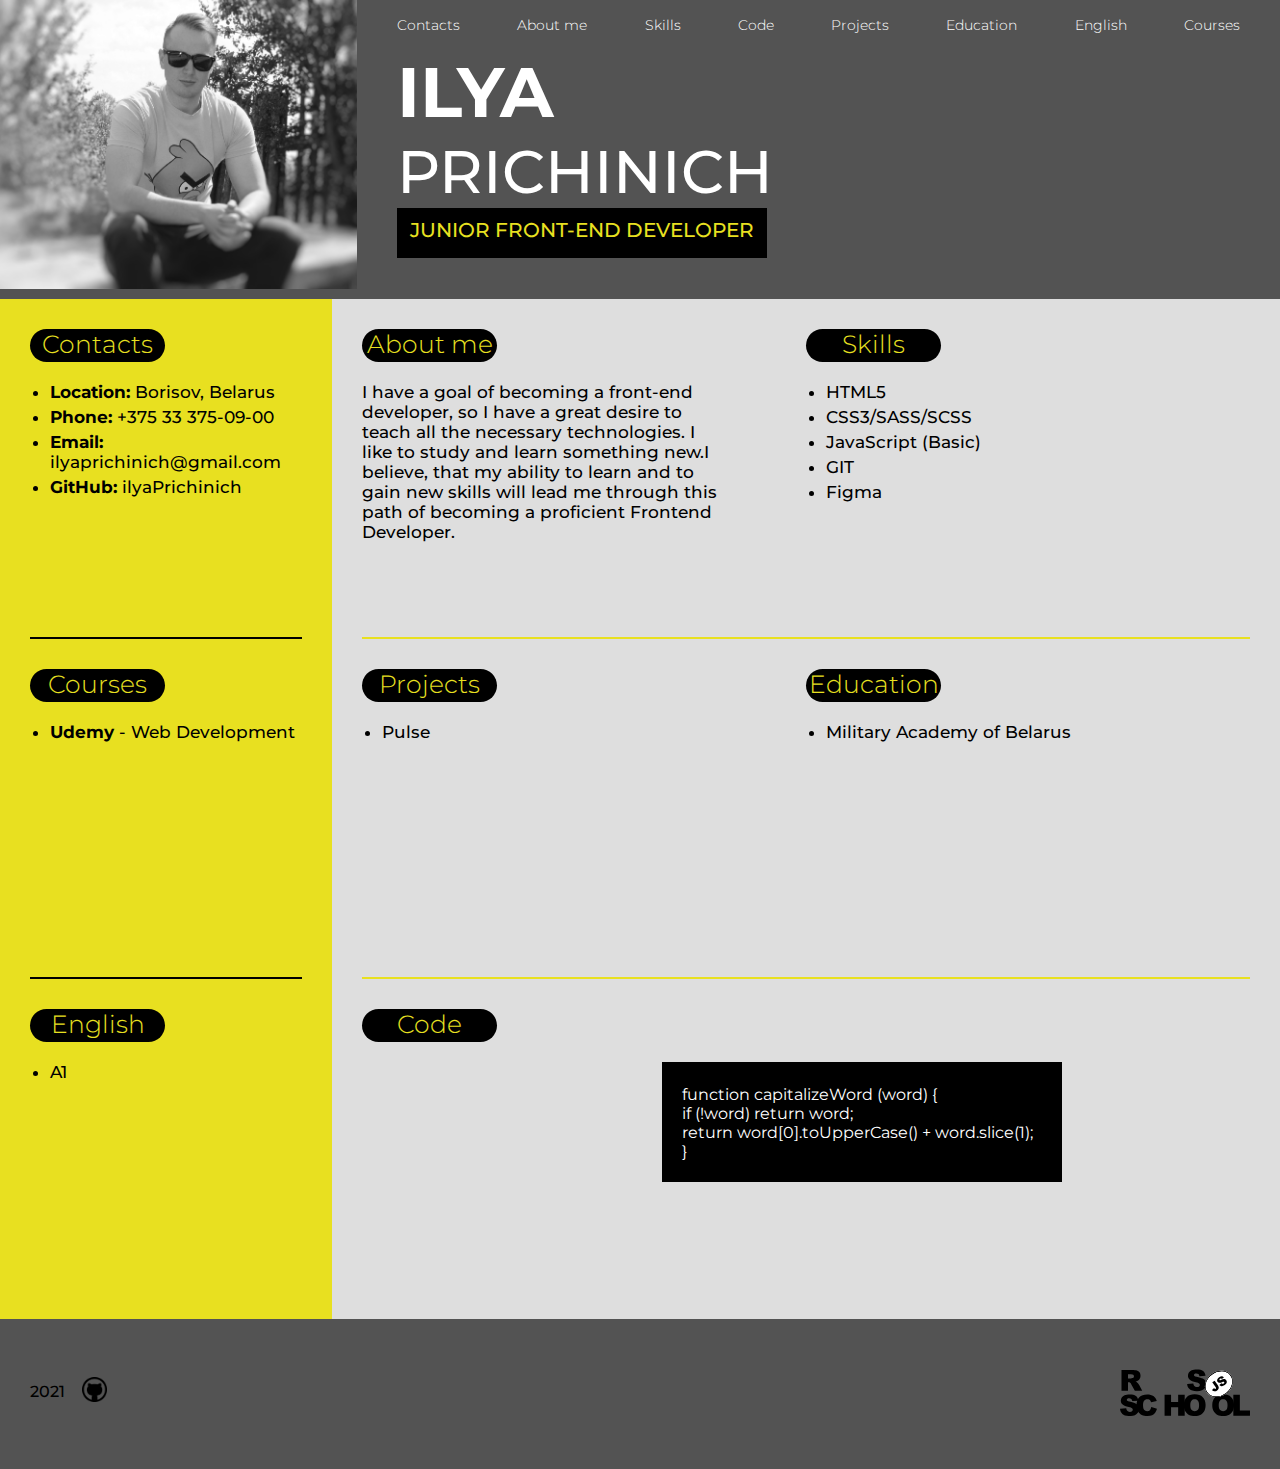
<file: index.html>
<!DOCTYPE html>
<html lang="en">
<head>
    <meta charset="UTF-8">
    <meta http-equiv="X-UA-Compatible" content="IE=edge">
    <meta name="viewport" content="width=device-width, initial-scale=1.0">
    <link rel="preconnect" href="https://fonts.googleapis.com">
    <link rel="preconnect" href="https://fonts.gstatic.com" crossorigin>
    <link href="https://fonts.googleapis.com/css2?family=Montserrat:wght@100;300;500;700;900&display=swap" rel="stylesheet">        
    <link rel="stylesheet" href="css/style.min.css">
    <title>CV</title>
</head>
<body>
    <header class="header">
        <div class="container">
            <div class="header__promo">
                <div class="header__photo">
                    <img src="img/photo.png" alt="photo">
                </div>
                <div class="header__wrapper">
                    <nav class="nav">
                        <ul class="nav__list">
                          <li class="nav__item"><a href="#contacts" class="nav__link">Contacts</a></li>
                          <li class="nav__item"><a href="#about" class="nav__link">About me</a></li>
                          <li class="nav__item"><a href="#skills" class="nav__link">Skills</a></li>
                          <li class="nav__item"><a href="#code" class="nav__link">Code</a></li>
                          <li class="nav__item"><a href="#projects" class="nav__link">Projects</a></li>
                          <li class="nav__item"><a href="#education" class="nav__link">Education</a></li>
                          <li class="nav__item"><a href="#english" class="nav__link">English</a></li>
                          <li class="nav__item"><a href="#courses" class="nav__link">Courses</a></li>
                        </ul>
                      </nav>
                      <div class="header__descr">
                          <h1>ilya</h1>
                          <h2>prichinich</h2>
                          <div class="header__prof">JUNIOR FRONT-END DEVELOPER</div>
                      </div>
                </div>
            </div>
        </div>
    </header>
    <main class="main">
        <div class="container">
            <div class="main__wrapper">
                <div class="main__left">
                    <section class="section" id="contacts">
                        <h2 class="main__title">Contacts</h2>
                        <ul class="section__ul">
                            <li><span>Location:</span> Borisov, Belarus</li>
                            <li><span>Phone:</span><a href="tel:+375333750900"> +375 33 375-09-00</a></li>
                            <li><span>Email:</span><a href="mailto:ilyaprichinich@gmail.com"> ilyaprichinich@gmail.com</a></li>
                            <li><span>GitHub:</span><a href="https://github.com/ilyaPrichinich"> ilyaPrichinich</a></li>
                        </ul>
                        <div class="main__divider"></div>
                    </section>
                </div>
                <div class="main__right">
                    <section class="section" id="about">
                        <h2 class="main__title">About me</h2>
                        <div class="section__about">
                            I have a goal of becoming a front-end developer, so I have a great desire to teach all the necessary technologies.
                            I like to study and learn something new.I believe, that my ability to learn and to gain new skills will lead me through this path of becoming a proficient Frontend Developer.
                        </div>
                        <div class="section__divider"></div>
                    </section>
                    <section class="section" id="skills">
                        <h2 class="main__title">Skills</h2>
                        <ul class="section__ul">
                            <li>HTML5</li>
                            <li>CSS3/SASS/SCSS</li>
                            <li>JavaScript (Basic)</li>
                            <li>GIT</li>
                            <li>Figma</li>
                        </ul>
                        <div class="section__divider"></div>
                    </section>
                </div>
            </div>
            <div class="main__wrapper">
                <div class="main__left">
                    <section class="section" id="courses">
                        <h2 class="main__title">Courses</h2>
                        <ul class="section__ul">
                            <li><span>Udemy</span> - Web Development</li>
                        </ul>
                        <div class="main__divider"></div>
                    </section>
                </div>
                <div class="main__right">
                    <section class="section" id="projects">
                        <h2 class="main__title">Projects</h2>
                        <ul class="section__ul">
                            <li><a href="https://github.com/ilyaPrichinich/project_pulse">Pulse</a></li>
                        </ul>
                        <div class="section__divider"></div>
                    </section>
                    <section class="section" id="education">
                        <h2 class="main__title">Education</h2>
                        <ul class="section__ul">
                            <li>Military Academy of Belarus</li>
                        </ul>
                        <div class="section__divider"></div>
                    </section>
                </div>
            </div>
            <div class="main__wrapper">
                <div class="main__left">
                    <section class="section" id="english">
                        <h2 class="main__title">English</h2>
                        <ul class="section__ul">
                            <li>A1</li>
                        </ul>
                    </section>
                </div>
                <div class="main__right">
                    <section class="section" id="code">
                        <h2 class="main__title">Code</h2>
                        <div class="section__code">
                            function capitalizeWord (word) { <br>
                                if (!word) return word; <br>
                                return word[0].toUpperCase() + word.slice(1); <br>
                              }
                        </div>
                    </section>
                </div>
            </div>
        </div>
    </main>
    <footer class="footer">
        <div class="container">
            <div class="footer__promo">
                <div class="footer__wrapper">
                    <div>2021</div>
                    <div class="footer__github">
                        <a href="https://github.com/ilyaPrichinich"><img src="img/github.png" alt="github"></a>
                    </div>
                </div>
                <div class="footer__logo">
                    <a href="https://rs.school/js/"><img src="img/rsschool.svg" alt="rsschool"></a>
                </div>
            </div>

        </div>

    </footer>
    
</body>
</html>
</file>
<file: css/style.min.css>
*{font-family:'Montserrat', sans-serif;-webkit-box-sizing:border-box;box-sizing:border-box;margin:0;padding:0}.container{max-width:1440px;margin:0 auto}.header__promo{display:-webkit-box;display:-ms-flexbox;display:flex;height:299px;background-color:#535353}.header__photo{width:400px;height:400px}.header__photo img{width:100%}.header__wrapper{display:-webkit-box;display:-ms-flexbox;display:flex;-webkit-box-orient:vertical;-webkit-box-direction:normal;-ms-flex-direction:column;flex-direction:column;padding:15px 40px;width:80%}.header__descr h1{font-weight:700;font-size:70px;color:#FFFFFF;text-transform:uppercase;margin-top:15px}.header__descr h2{font-weight:500;font-size:60px;color:#FFFFFF;text-transform:uppercase}.header__prof{height:50px;width:370px;padding:10px 5px;background:black;color:#E8E020;font-weight:500;font-size:20px;text-transform:uppercase;text-align:center}.nav__list{display:-webkit-box;display:-ms-flexbox;display:flex;-webkit-box-pack:justify;-ms-flex-pack:justify;justify-content:space-between;list-style-type:none}.nav__link{text-decoration:none;font-weight:300;font-size:14px;color:#FFFFFF}.nav__link:hover{color:#E8E020;-webkit-transition:0.3s;transition:0.3s}.main{position:relative}.main__wrapper{display:-webkit-box;display:-ms-flexbox;display:flex;min-height:340px}.main__left{width:370px;background:#E8E020;padding:30px 30px 0 30px}.main__right{display:-webkit-box;display:-ms-flexbox;display:flex;width:1070px;padding:30px 30px 0 30px;background:#DEDEDE}.main__right section{width:50%}.main__title{width:135px;height:33px;background:black;color:#E8E020;font-weight:300;font-size:25px;text-align:center;border-radius:18px}.main__code{margin:0 auto;margin-top:20px;width:400px;height:200px;background:black;color:#FFFFFF}.main__divider{position:absolute;width:100%;height:2px;background:black;top:308px}.section{position:relative}.section__ul{margin-top:20px;margin-left:20px}.section__ul li{font-weight:500;font-size:17px;margin-top:5px}.section__ul li span{font-weight:700}.section__ul li a{text-decoration:none;color:black}.section__ul li a:hover{opacity:0.5}.section__about{margin-top:20px;font-weight:500;font-size:17px;padding-right:80px}.section__code{margin-left:300px;margin-top:20px;width:400px;height:120px;background:black;color:#FFFFFF;padding:23px 20px}.section__divider{position:absolute;width:100%;height:2px;background:#E8E020;bottom:0}.footer__promo{display:-webkit-box;display:-ms-flexbox;display:flex;-webkit-box-pack:justify;-ms-flex-pack:justify;justify-content:space-between;padding:0 30px;-webkit-box-align:center;-ms-flex-align:center;align-items:center;min-height:150px;background-color:#535353}.footer__wrapper{display:-webkit-box;display:-ms-flexbox;display:flex;-webkit-box-pack:justify;-ms-flex-pack:justify;justify-content:space-between;width:77px}.footer__wrapper div{font-size:16px;font-weight:500;line-height:30px}.footer__github{width:25px}.footer__github img{width:100%}.footer__logo{width:130px}.footer__logo img{width:100%}
/*# sourceMappingURL=style.min.css.map */
</file>
